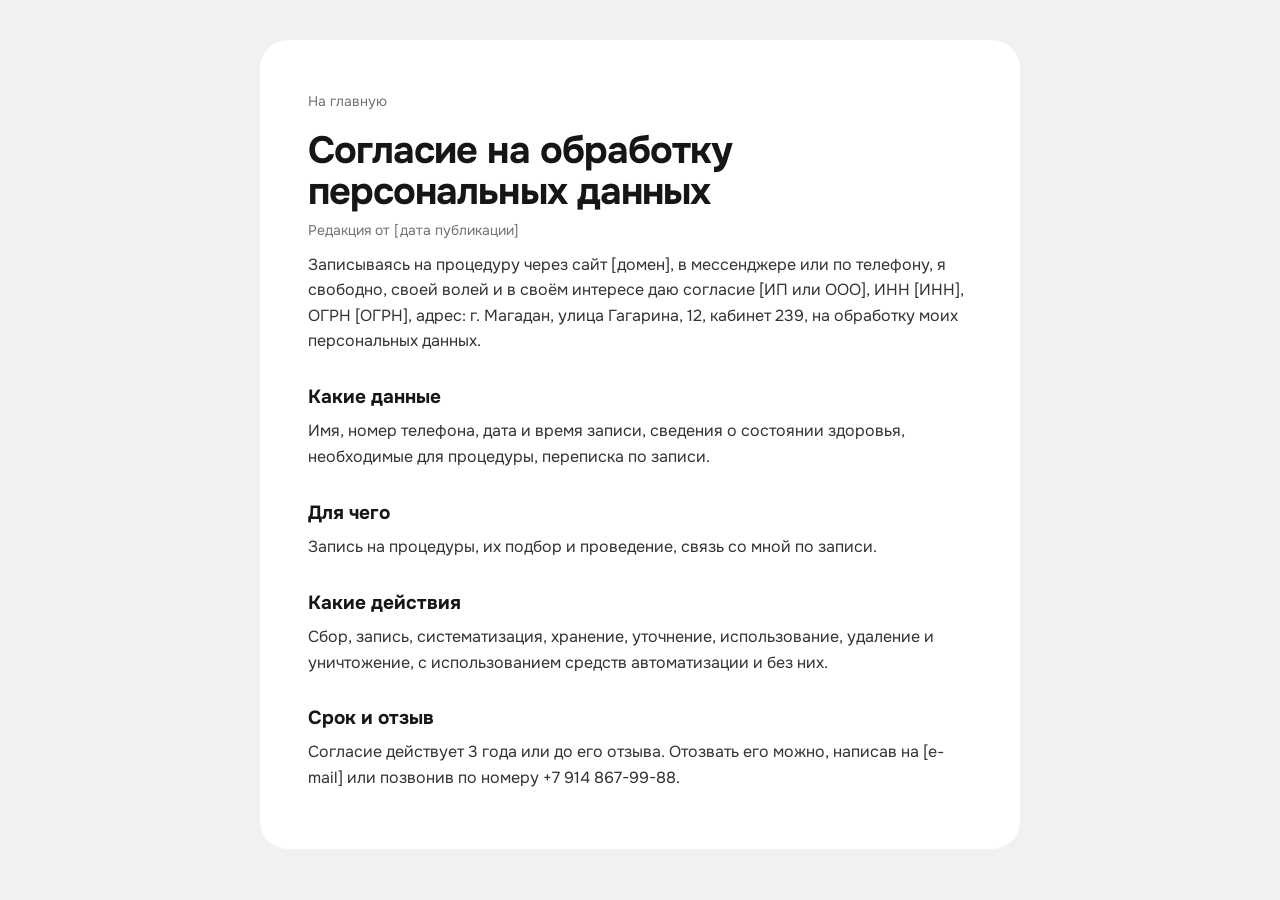
<file: consent.html>
<!doctype html>
<html lang="ru">
<head>
<meta charset="utf-8">
<meta name="viewport" content="width=device-width, initial-scale=1">
<meta name="robots" content="noindex, nofollow">
<title>Согласие на обработку персональных данных | Нейроша</title>
<link rel="icon" href="data:image/svg+xml,%3Csvg xmlns='http://www.w3.org/2000/svg' viewBox='0 0 32 32'%3E%3Crect width='32' height='32' rx='16' fill='%23c8714a'/%3E%3Ctext x='16' y='22' text-anchor='middle' font-family='Georgia' font-size='17' fill='%23ffffff'%3E%D0%9D%3C/text%3E%3C/svg%3E">
<link rel="stylesheet" href="https://fonts.googleapis.com/css2?family=Onest:wght@400;600;700&display=swap">
<link rel="stylesheet" href="doc.css">
</head>
<body>
<main class="doc">
  <a class="back" href="index.html">На главную</a>
  <h1>Согласие на обработку персональных данных</h1>
  <p class="upd">Редакция от [дата публикации]</p>

  <p>Записываясь на процедуру через сайт [домен], в мессенджере или по телефону, я свободно, своей волей и в своём
  интересе даю согласие [ИП или ООО], ИНН [ИНН], ОГРН [ОГРН], адрес:
  г. Магадан, улица Гагарина, 12, кабинет 239, на обработку моих персональных данных.</p>

  <h2>Какие данные</h2>
  <p>Имя, номер телефона, дата и время записи, сведения о состоянии здоровья, необходимые для процедуры, переписка по записи.</p>

  <h2>Для чего</h2>
  <p>Запись на процедуры, их подбор и проведение, связь со мной по записи.</p>

  <h2>Какие действия</h2>
  <p>Сбор, запись, систематизация, хранение, уточнение, использование, 
  удаление и уничтожение, с использованием средств автоматизации и без них.</p>

  <h2>Срок и отзыв</h2>
  <p>Согласие действует 3 года или до его отзыва. Отозвать его можно, написав на [e-mail] или позвонив
  по номеру +7 914 867-99-88.</p>
</main>
</body>
</html>
</file>
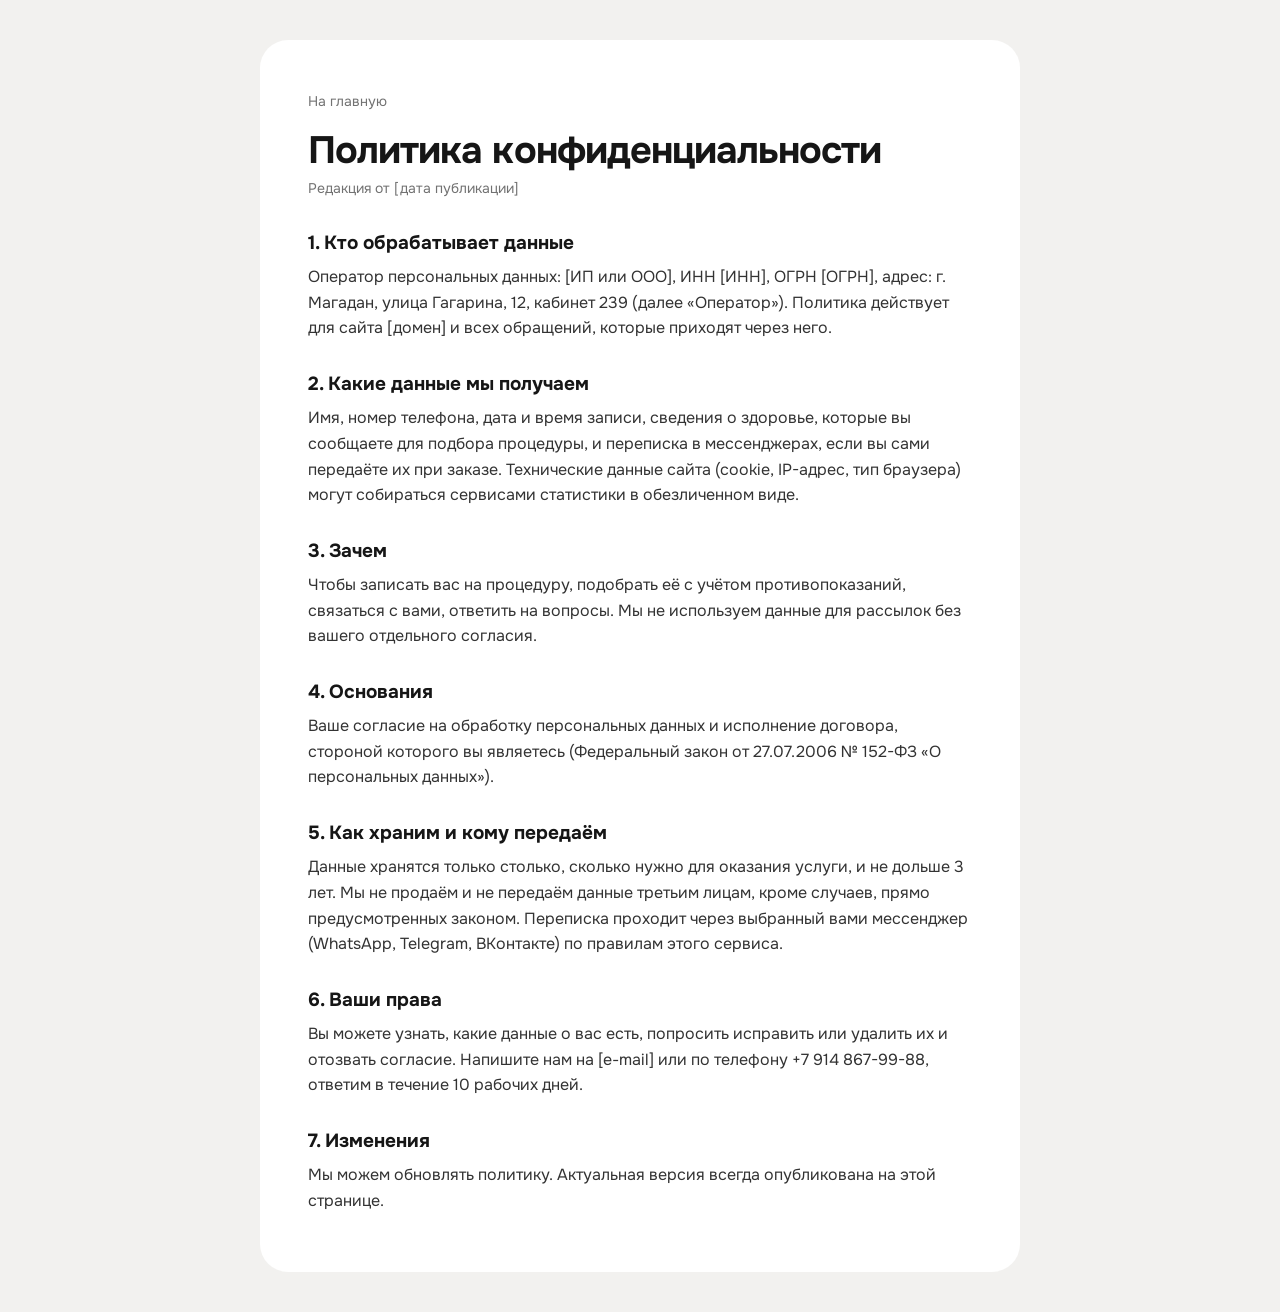
<file: privacy.html>
<!doctype html>
<html lang="ru">
<head>
<meta charset="utf-8">
<meta name="viewport" content="width=device-width, initial-scale=1">
<meta name="robots" content="noindex, nofollow">
<title>Политика конфиденциальности | Нейроша</title>
<link rel="icon" href="data:image/svg+xml,%3Csvg xmlns='http://www.w3.org/2000/svg' viewBox='0 0 32 32'%3E%3Crect width='32' height='32' rx='16' fill='%23c8714a'/%3E%3Ctext x='16' y='22' text-anchor='middle' font-family='Georgia' font-size='17' fill='%23ffffff'%3E%D0%9D%3C/text%3E%3C/svg%3E">
<link rel="stylesheet" href="https://fonts.googleapis.com/css2?family=Onest:wght@400;600;700&display=swap">
<link rel="stylesheet" href="doc.css">
</head>
<body>
<main class="doc">
  <a class="back" href="index.html">На главную</a>
  <h1>Политика конфиденциальности</h1>
  <p class="upd">Редакция от [дата публикации]</p>

  <h2>1. Кто обрабатывает данные</h2>
  <p>Оператор персональных данных: [ИП или ООО], ИНН [ИНН], ОГРН [ОГРН],
  адрес: г. Магадан, улица Гагарина, 12, кабинет 239 (далее «Оператор»). Политика действует для сайта [домен] и всех
  обращений, которые приходят через него.</p>

  <h2>2. Какие данные мы получаем</h2>
  <p>Имя, номер телефона, дата и время записи, сведения о здоровье, которые вы сообщаете для подбора процедуры, и переписка в
  мессенджерах, если вы сами передаёте их при заказе. Технические данные сайта (cookie, IP-адрес, тип
  браузера) могут собираться сервисами статистики в обезличенном виде.</p>

  <h2>3. Зачем</h2>
  <p>Чтобы записать вас на процедуру, подобрать её с учётом противопоказаний, связаться с вами,
  ответить на вопросы. Мы не используем данные для рассылок без вашего отдельного согласия.</p>

  <h2>4. Основания</h2>
  <p>Ваше согласие на обработку персональных данных и исполнение договора, стороной которого вы являетесь
  (Федеральный закон от 27.07.2006 № 152-ФЗ «О персональных данных»).</p>

  <h2>5. Как храним и кому передаём</h2>
  <p>Данные хранятся только столько, сколько нужно для оказания услуги, и не дольше 3 лет. Мы не продаём
  и не передаём данные третьим лицам, кроме случаев, прямо
  предусмотренных законом. Переписка проходит через выбранный вами мессенджер (WhatsApp, Telegram,
  ВКонтакте) по правилам этого сервиса.</p>

  <h2>6. Ваши права</h2>
  <p>Вы можете узнать, какие данные о вас есть, попросить исправить или удалить их и отозвать согласие.
  Напишите нам на [e-mail] или по телефону +7 914 867-99-88, ответим в течение 10 рабочих дней.</p>

  <h2>7. Изменения</h2>
  <p>Мы можем обновлять политику. Актуальная версия всегда опубликована на этой странице.</p>
</main>
</body>
</html>
</file>
<file: doc.css>
:root { --page: #f2f1ef; --card: #fff; --ink: #161616; --muted: #727272; --accent: #b5603c }
* { box-sizing: border-box }
body { margin: 0; background: var(--page); color: var(--ink); font: 400 16px/1.6 "Onest", system-ui, sans-serif; padding: 16px }
.doc { max-width: 760px; margin: 24px auto; background: var(--card); border-radius: 28px; padding: clamp(24px, 5vw, 48px) }
.back { color: var(--muted); text-decoration: none; font-size: 14px }
.back:hover { color: var(--ink) }
h1 { font-size: clamp(28px, 4vw, 38px); letter-spacing: -0.025em; line-height: 1.1; margin: 16px 0 6px }
h2 { font-size: 19px; margin: 28px 0 6px }
p { margin: 0 0 10px; color: #333 }
.upd { color: var(--muted); font-size: 14px }
</file>
